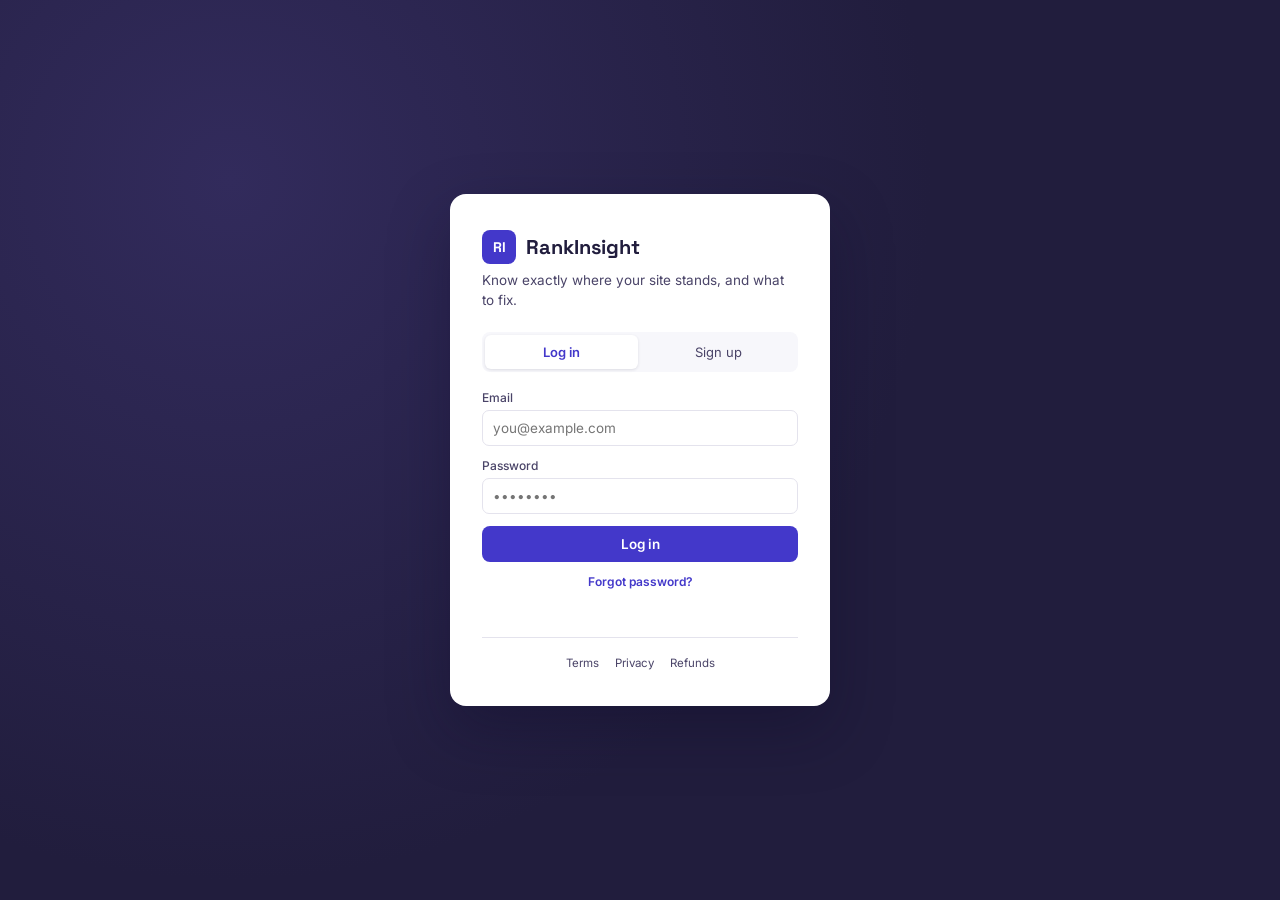
<file: index.html>
<!DOCTYPE html>
<html lang="en">
<head>
<meta charset="UTF-8" />
<meta name="viewport" content="width=device-width, initial-scale=1.0" />
<meta name="strix-verification" content="strix-verify-43f7e7a4c5ab0e869c3079a2b70e5895">
<title>RankInsight — SEO Dashboard</title>
<link rel="icon" type="image/png" href="favicon.png">
<link rel="preconnect" href="https://fonts.googleapis.com">
<link rel="preconnect" href="https://fonts.gstatic.com" crossorigin>
<link href="https://fonts.googleapis.com/css2?family=Space+Grotesk:wght@500;600;700&family=Inter:wght@400;500;600;700&display=swap" rel="stylesheet">
<link rel="stylesheet" href="style.css" />
<script src="https://checkout.razorpay.com/v1/checkout.js"></script>
</head>
<body>

<!-- ===== AUTH VIEW ===== -->
<section id="view-auth" class="auth-screen">
  <div class="auth-card">
    <div class="auth-brand">
      <span class="auth-mark">RI</span>
      <h1>RankInsight</h1>
    </div>
    <p class="auth-sub">Know exactly where your site stands, and what to fix.</p>

    <div class="tabs">
      <button id="tab-login" class="tab active" type="button">Log in</button>
      <button id="tab-signup" class="tab" type="button">Sign up</button>
    </div>

    <form id="form-auth">
      <label>Email
        <input type="email" id="input-email" required placeholder="you@example.com" />
      </label>
      <label>Password
        <input type="password" id="input-password" required placeholder="••••••••" minlength="6" />
      </label>
      <button type="submit" id="btn-auth-submit" class="btn-primary">Log in</button>
    </form>
    <button id="btn-forgot-link" type="button" class="btn-link forgot-link">Forgot password?</button>

    <!-- Shown instead of the form above when "Forgot password?" is clicked -->
    <div id="forgot-password-view" class="hidden">
      <label>Email
        <input type="email" id="input-forgot-email" placeholder="you@example.com" />
      </label>
      <button id="btn-forgot-submit" type="button" class="btn-primary">Send reset link</button>
      <button id="btn-forgot-cancel" type="button" class="btn-link forgot-link">Back to login</button>
    </div>

    <!-- Shown only when the user arrives here from the password-reset email link -->
    <div id="reset-password-view" class="hidden">
      <label>New password
        <input type="password" id="input-new-password" minlength="6" placeholder="At least 6 characters" />
      </label>
      <button id="btn-reset-submit" type="button" class="btn-primary">Set new password</button>
    </div>

    <p id="auth-message" class="message"></p>

    <div class="policy-footer">
      <a href="terms.html" target="_blank">Terms</a>
      <a href="privacy-policy.html" target="_blank">Privacy</a>
      <a href="refund-policy.html" target="_blank">Refunds</a>
    </div>
  </div>
</section>

<!-- ===== MAIN APP ===== -->
<div id="view-app" class="app-shell hidden">

  <!-- ===== SIDEBAR ===== -->
  <aside class="sidebar">
    <div class="sidebar-top">
      <div class="brand">
        <span class="brand-mark">RI</span>
        <span class="brand-name">RankInsight</span>
      </div>
      <div class="sidebar-top-actions">
        <button id="btn-theme-toggle" class="btn-icon" type="button" title="Toggle theme" aria-label="Toggle dark mode">☾</button>
        <button id="btn-logout" class="btn-ghost-sm" type="button">Log out</button>
      </div>
    </div>

    <div id="credits-badge" class="credits-badge"></div>
    <button id="btn-upgrade" class="btn-upgrade" type="button">⚡ Upgrade to Pro — ₹199/mo</button>
    <p id="upgrade-message" class="message"></p>

    <div class="add-site">
      <h2>Analyze a website</h2>
      <label>URL
        <input type="text" id="input-url" placeholder="https://example.com" />
      </label>
      <div class="field-row">
        <label>Language
          <input type="text" id="input-language" placeholder="en" />
        </label>
        <label>Location
          <input type="text" id="input-location" placeholder="in" />
        </label>
      </div>
      <button id="btn-analyze" class="btn-primary" type="button">Analyze website</button>
    </div>

    <div class="site-list-head">
      <h2>Your websites</h2>
      <button id="btn-refresh-websites" class="btn-link" type="button">Refresh</button>
    </div>
    <input type="text" id="input-site-search" class="site-search" placeholder="Search websites…" />
    <ul id="site-list" class="site-list"></ul>
    <p id="site-list-empty" class="site-list-empty hidden">No matches.</p>

    <p id="app-message" class="message"></p>
  </aside>

  <!-- ===== MAIN ===== -->
  <main class="main">

    <div id="empty-state" class="empty-state">
      <span class="empty-mark">↳</span>
      <h2>Pick a website to see its report</h2>
      <p>Or paste a URL on the left and hit Analyze to start tracking a new one.</p>
    </div>

    <div id="loading" class="loading hidden">Working…</div>

    <div id="report-view" class="report-view hidden">

      <header class="report-header">
        <div>
          <h1 id="report-title"></h1>
          <span id="report-niche" class="report-niche"></span>
        </div>
        <button id="btn-rank-check" class="btn-primary" type="button">Check rankings</button>
      </header>

      <div class="stat-row">
        <div class="stat">
          <span id="stat-total" class="stat-num">0</span>
          <span class="stat-label">Total keywords</span>
        </div>
        <div class="stat">
          <span id="stat-ranking" class="stat-num stat-good">0</span>
          <span class="stat-label">Ranking</span>
        </div>
        <div class="stat">
          <span id="stat-not-ranking" class="stat-num stat-muted">0</span>
          <span class="stat-label">Not ranking</span>
        </div>
        <div class="stat">
          <span id="stat-best" class="stat-num">–</span>
          <span class="stat-label">Best position</span>
        </div>
        <div class="stat">
          <span id="stat-avg" class="stat-num">–</span>
          <span class="stat-label">Avg position</span>
        </div>
      </div>

      <!-- Rank history trend -->
      <section class="panel-section" id="history-section">
        <div class="panel-section-head">
          <h2>Ranking trend</h2>
          <span id="history-hint" class="panel-hint"></span>
        </div>
        <div id="history-chart-wrap" class="history-chart-wrap">
          <p id="history-empty" class="panel-empty">Run "Check rankings" at least twice on different days to see a trend here.</p>
          <svg id="history-chart" class="history-chart hidden" viewBox="0 0 640 160" preserveAspectRatio="none"></svg>
        </div>
      </section>

      <!-- Google Search Console -->
      <section class="panel-section" id="gsc-section">
        <div class="panel-section-head">
          <h2>Google Search Console</h2>
          <button id="btn-gsc-connect" class="btn-secondary" type="button">Connect Search Console</button>
        </div>
        <p id="gsc-status" class="panel-hint"></p>
        <div id="gsc-table-wrap" class="table-wrap hidden">
          <table id="gsc-table">
            <thead>
              <tr><th>Query</th><th>Clicks</th><th>Impressions</th><th>CTR</th><th>Avg position</th></tr>
            </thead>
            <tbody id="gsc-tbody"></tbody>
          </table>
        </div>
      </section>

      <div class="table-wrap">
        <table id="keywords-table">
          <thead>
            <tr>
              <th>Keyword</th>
              <th>Type</th>
              <th>Position</th>
              <th></th>
            </tr>
          </thead>
          <tbody id="keywords-tbody"></tbody>
        </table>
      </div>
    </div>
  </main>

  <!-- ===== RECOMMENDATION PANEL ===== -->
  <aside id="recommendation-panel" class="rec-panel hidden">
    <div class="rec-head">
      <span id="recommendation-keyword"></span>
      <button id="btn-close-recommendation" class="btn-ghost-sm" type="button">Close</button>
    </div>
    <div class="rec-body">
      <div class="rec-block">
        <h3>Why it's not ranking well</h3>
        <p id="rec-reason"></p>
      </div>
      <div class="rec-block">
        <h3>What to improve</h3>
        <p id="rec-suggestions"></p>
      </div>
      <div class="rec-block">
        <h3>Competitor gaps</h3>
        <p id="rec-gaps"></p>
      </div>
    </div>
  </aside>

</div>

<script src="config.js"></script>
<script src="app.js"></script>
</body>
</html>
</file>
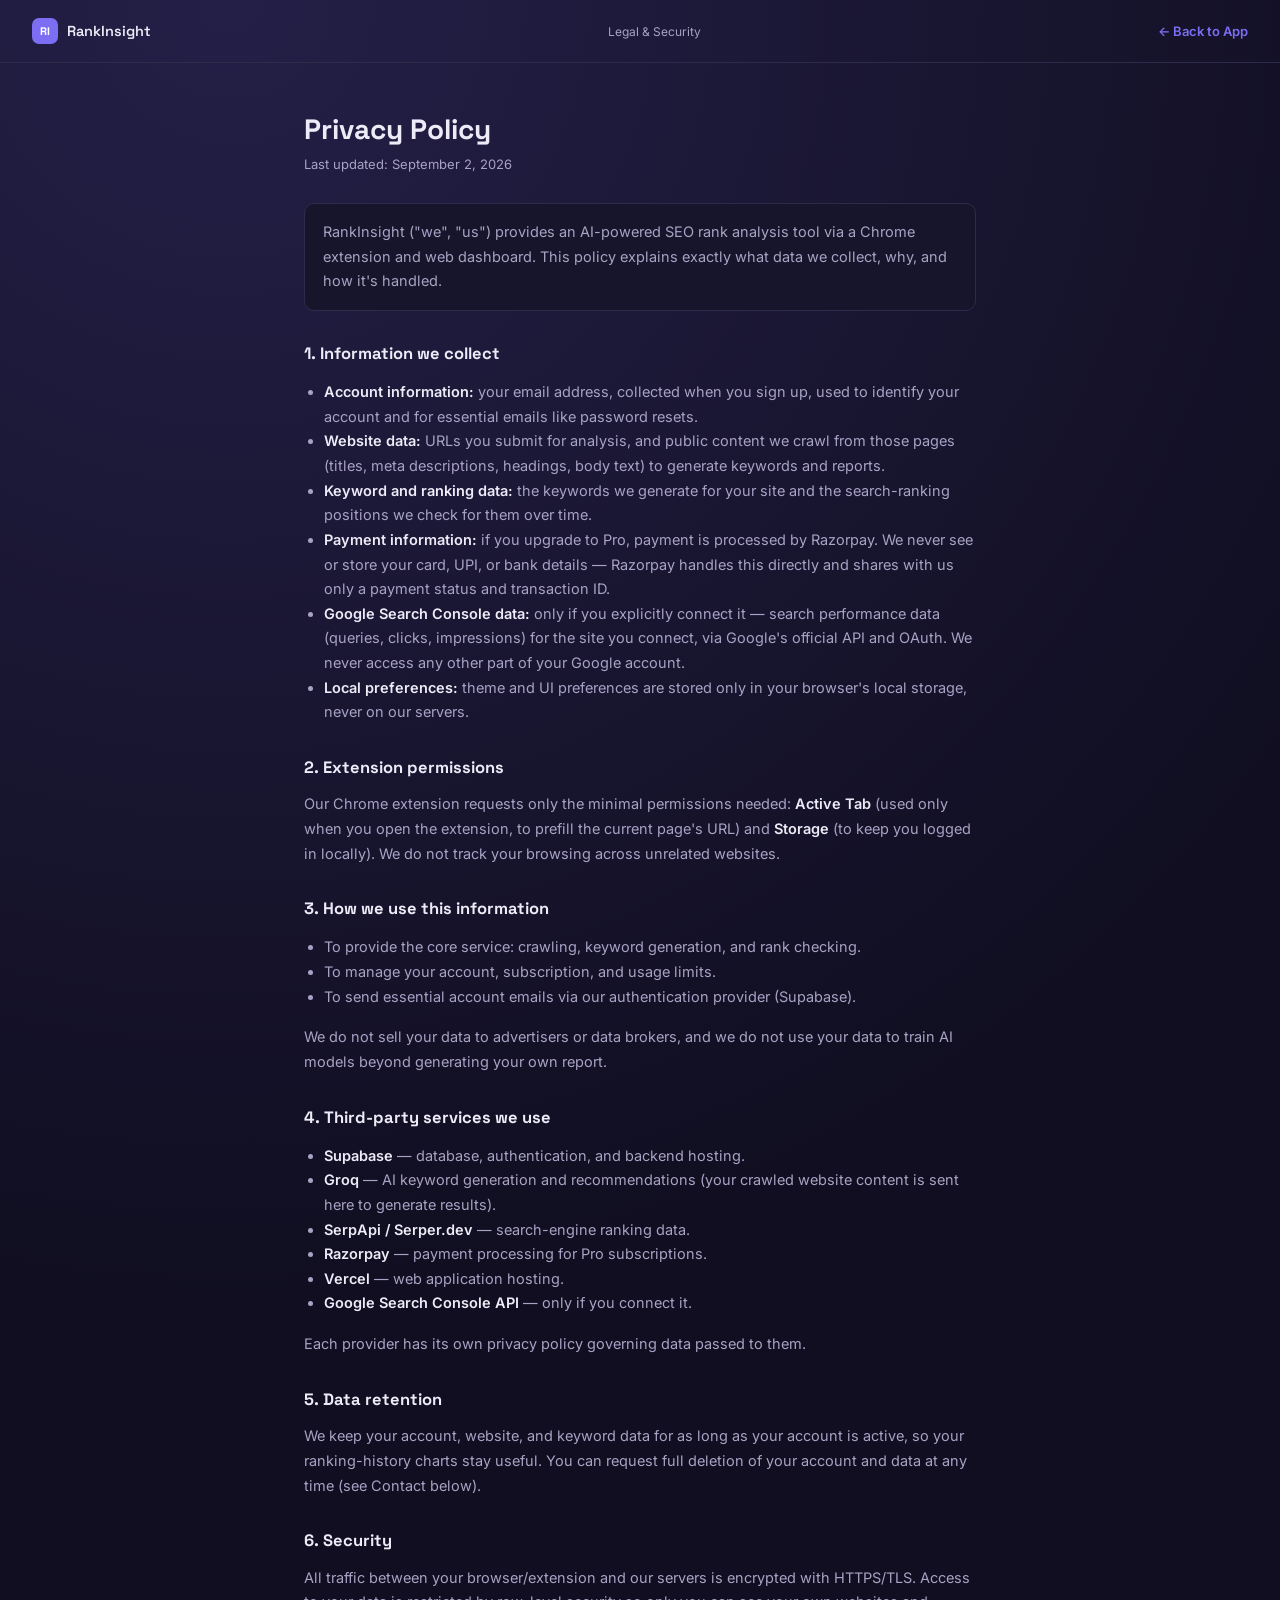
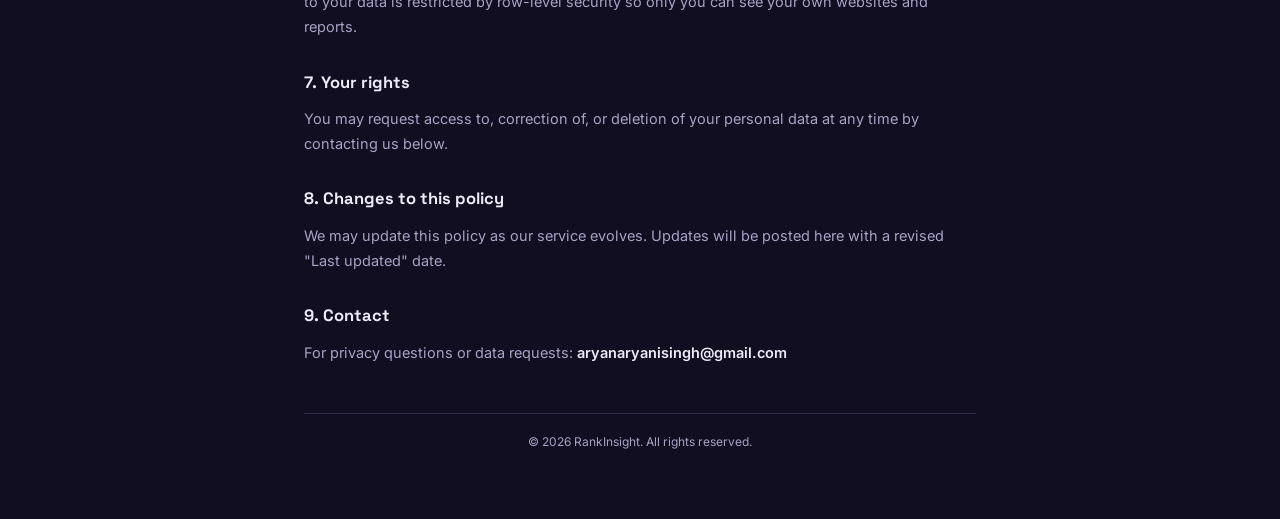
<file: privacy-policy.html>
<!DOCTYPE html>
<html lang="en">
<head>
<meta charset="UTF-8" />
<meta name="viewport" content="width=device-width, initial-scale=1.0" />
<title>Privacy Policy - RankInsight</title>
<link rel="preconnect" href="https://fonts.googleapis.com">
<link rel="preconnect" href="https://fonts.gstatic.com" crossorigin>
<link href="https://fonts.googleapis.com/css2?family=Space+Grotesk:wght@600;700&family=Inter:wght@400;500;600&display=swap" rel="stylesheet">
<link rel="stylesheet" href="policy.css" />
</head>
<body>
  <nav class="policy-nav">
    <a href="index.html" class="nav-brand">
      <span class="nav-brand-mark">RI</span>
      <span class="nav-brand-name">RankInsight</span>
    </a>
    <span class="nav-crumb">Legal &amp; Security</span>
    <a href="index.html" class="back-link">← Back to App</a>
  </nav>

  <div class="policy-wrap">
    <h1>Privacy Policy</h1>
    <p class="updated">Last updated: September 2, 2026</p>

    <p class="intro">RankInsight ("we", "us") provides an AI-powered SEO rank analysis tool via a Chrome extension and web dashboard. This policy explains exactly what data we collect, why, and how it's handled.</p>

    <h2>1. Information we collect</h2>
    <ul>
      <li><strong>Account information:</strong> your email address, collected when you sign up, used to identify your account and for essential emails like password resets.</li>
      <li><strong>Website data:</strong> URLs you submit for analysis, and public content we crawl from those pages (titles, meta descriptions, headings, body text) to generate keywords and reports.</li>
      <li><strong>Keyword and ranking data:</strong> the keywords we generate for your site and the search-ranking positions we check for them over time.</li>
      <li><strong>Payment information:</strong> if you upgrade to Pro, payment is processed by Razorpay. We never see or store your card, UPI, or bank details — Razorpay handles this directly and shares with us only a payment status and transaction ID.</li>
      <li><strong>Google Search Console data:</strong> only if you explicitly connect it — search performance data (queries, clicks, impressions) for the site you connect, via Google's official API and OAuth. We never access any other part of your Google account.</li>
      <li><strong>Local preferences:</strong> theme and UI preferences are stored only in your browser's local storage, never on our servers.</li>
    </ul>

    <h2>2. Extension permissions</h2>
    <p>Our Chrome extension requests only the minimal permissions needed: <strong>Active Tab</strong> (used only when you open the extension, to prefill the current page's URL) and <strong>Storage</strong> (to keep you logged in locally). We do not track your browsing across unrelated websites.</p>

    <h2>3. How we use this information</h2>
    <ul>
      <li>To provide the core service: crawling, keyword generation, and rank checking.</li>
      <li>To manage your account, subscription, and usage limits.</li>
      <li>To send essential account emails via our authentication provider (Supabase).</li>
    </ul>
    <p>We do not sell your data to advertisers or data brokers, and we do not use your data to train AI models beyond generating your own report.</p>

    <h2>4. Third-party services we use</h2>
    <ul>
      <li><strong>Supabase</strong> — database, authentication, and backend hosting.</li>
      <li><strong>Groq</strong> — AI keyword generation and recommendations (your crawled website content is sent here to generate results).</li>
      <li><strong>SerpApi / Serper.dev</strong> — search-engine ranking data.</li>
      <li><strong>Razorpay</strong> — payment processing for Pro subscriptions.</li>
      <li><strong>Vercel</strong> — web application hosting.</li>
      <li><strong>Google Search Console API</strong> — only if you connect it.</li>
    </ul>
    <p>Each provider has its own privacy policy governing data passed to them.</p>

    <h2>5. Data retention</h2>
    <p>We keep your account, website, and keyword data for as long as your account is active, so your ranking-history charts stay useful. You can request full deletion of your account and data at any time (see Contact below).</p>

    <h2>6. Security</h2>
    <p>All traffic between your browser/extension and our servers is encrypted with HTTPS/TLS. Access to your data is restricted by row-level security so only you can see your own websites and reports.</p>

    <h2>7. Your rights</h2>
    <p>You may request access to, correction of, or deletion of your personal data at any time by contacting us below.</p>

    <h2>8. Changes to this policy</h2>
    <p>We may update this policy as our service evolves. Updates will be posted here with a revised "Last updated" date.</p>

    <h2>9. Contact</h2>
    <p>For privacy questions or data requests: <strong>aryanaryanisingh@gmail.com</strong></p>

    <div class="policy-footer">© 2026 RankInsight. All rights reserved.</div>
  </div>
</body>
</html>
</file>
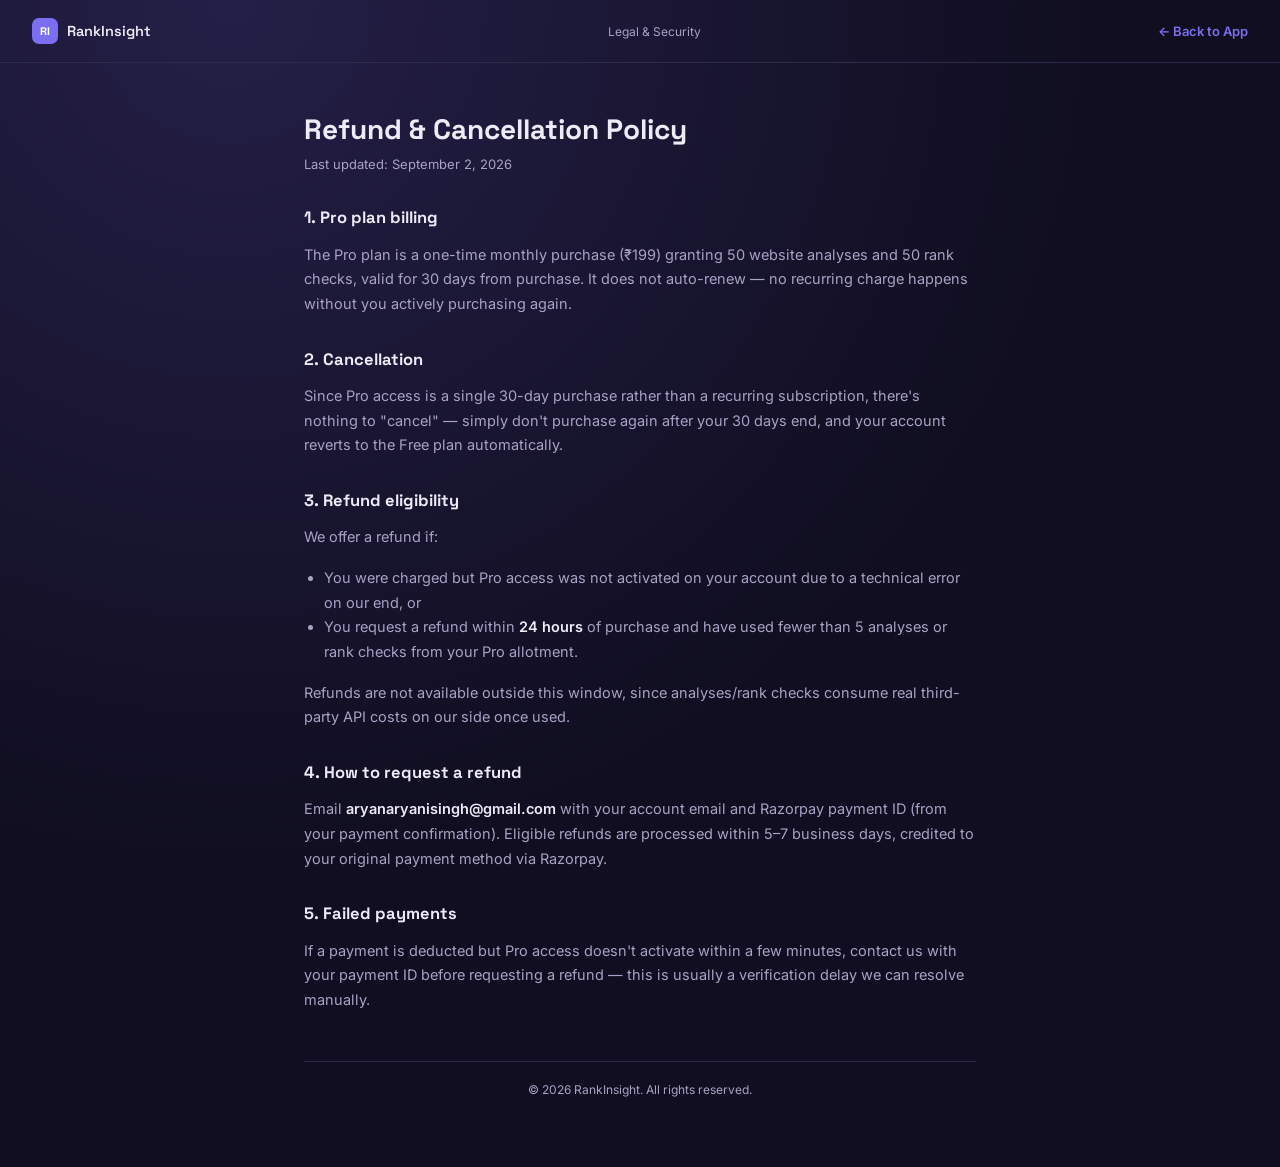
<file: refund-policy.html>
<!DOCTYPE html>
<html lang="en">
<head>
<meta charset="UTF-8" />
<meta name="viewport" content="width=device-width, initial-scale=1.0" />
<title>Refund & Cancellation Policy - RankInsight</title>
<link rel="preconnect" href="https://fonts.googleapis.com">
<link rel="preconnect" href="https://fonts.gstatic.com" crossorigin>
<link href="https://fonts.googleapis.com/css2?family=Space+Grotesk:wght@600;700&family=Inter:wght@400;500;600&display=swap" rel="stylesheet">
<link rel="stylesheet" href="policy.css" />
</head>
<body>
  <nav class="policy-nav">
    <a href="index.html" class="nav-brand">
      <span class="nav-brand-mark">RI</span>
      <span class="nav-brand-name">RankInsight</span>
    </a>
    <span class="nav-crumb">Legal &amp; Security</span>
    <a href="index.html" class="back-link">← Back to App</a>
  </nav>

  <div class="policy-wrap">
    <h1>Refund &amp; Cancellation Policy</h1>
    <p class="updated">Last updated: September 2, 2026</p>

    <h2>1. Pro plan billing</h2>
    <p>The Pro plan is a one-time monthly purchase (₹199) granting 50 website analyses and 50 rank checks, valid for 30 days from purchase. It does not auto-renew — no recurring charge happens without you actively purchasing again.</p>

    <h2>2. Cancellation</h2>
    <p>Since Pro access is a single 30-day purchase rather than a recurring subscription, there's nothing to "cancel" — simply don't purchase again after your 30 days end, and your account reverts to the Free plan automatically.</p>

    <h2>3. Refund eligibility</h2>
    <p>We offer a refund if:</p>
    <ul>
      <li>You were charged but Pro access was not activated on your account due to a technical error on our end, or</li>
      <li>You request a refund within <strong>24 hours</strong> of purchase and have used fewer than 5 analyses or rank checks from your Pro allotment.</li>
    </ul>
    <p>Refunds are not available outside this window, since analyses/rank checks consume real third-party API costs on our side once used.</p>

    <h2>4. How to request a refund</h2>
    <p>Email <strong>aryanaryanisingh@gmail.com</strong> with your account email and Razorpay payment ID (from your payment confirmation). Eligible refunds are processed within 5–7 business days, credited to your original payment method via Razorpay.</p>

    <h2>5. Failed payments</h2>
    <p>If a payment is deducted but Pro access doesn't activate within a few minutes, contact us with your payment ID before requesting a refund — this is usually a verification delay we can resolve manually.</p>

    <div class="policy-footer">© 2026 RankInsight. All rights reserved.</div>
  </div>
</body>
</html>
</file>
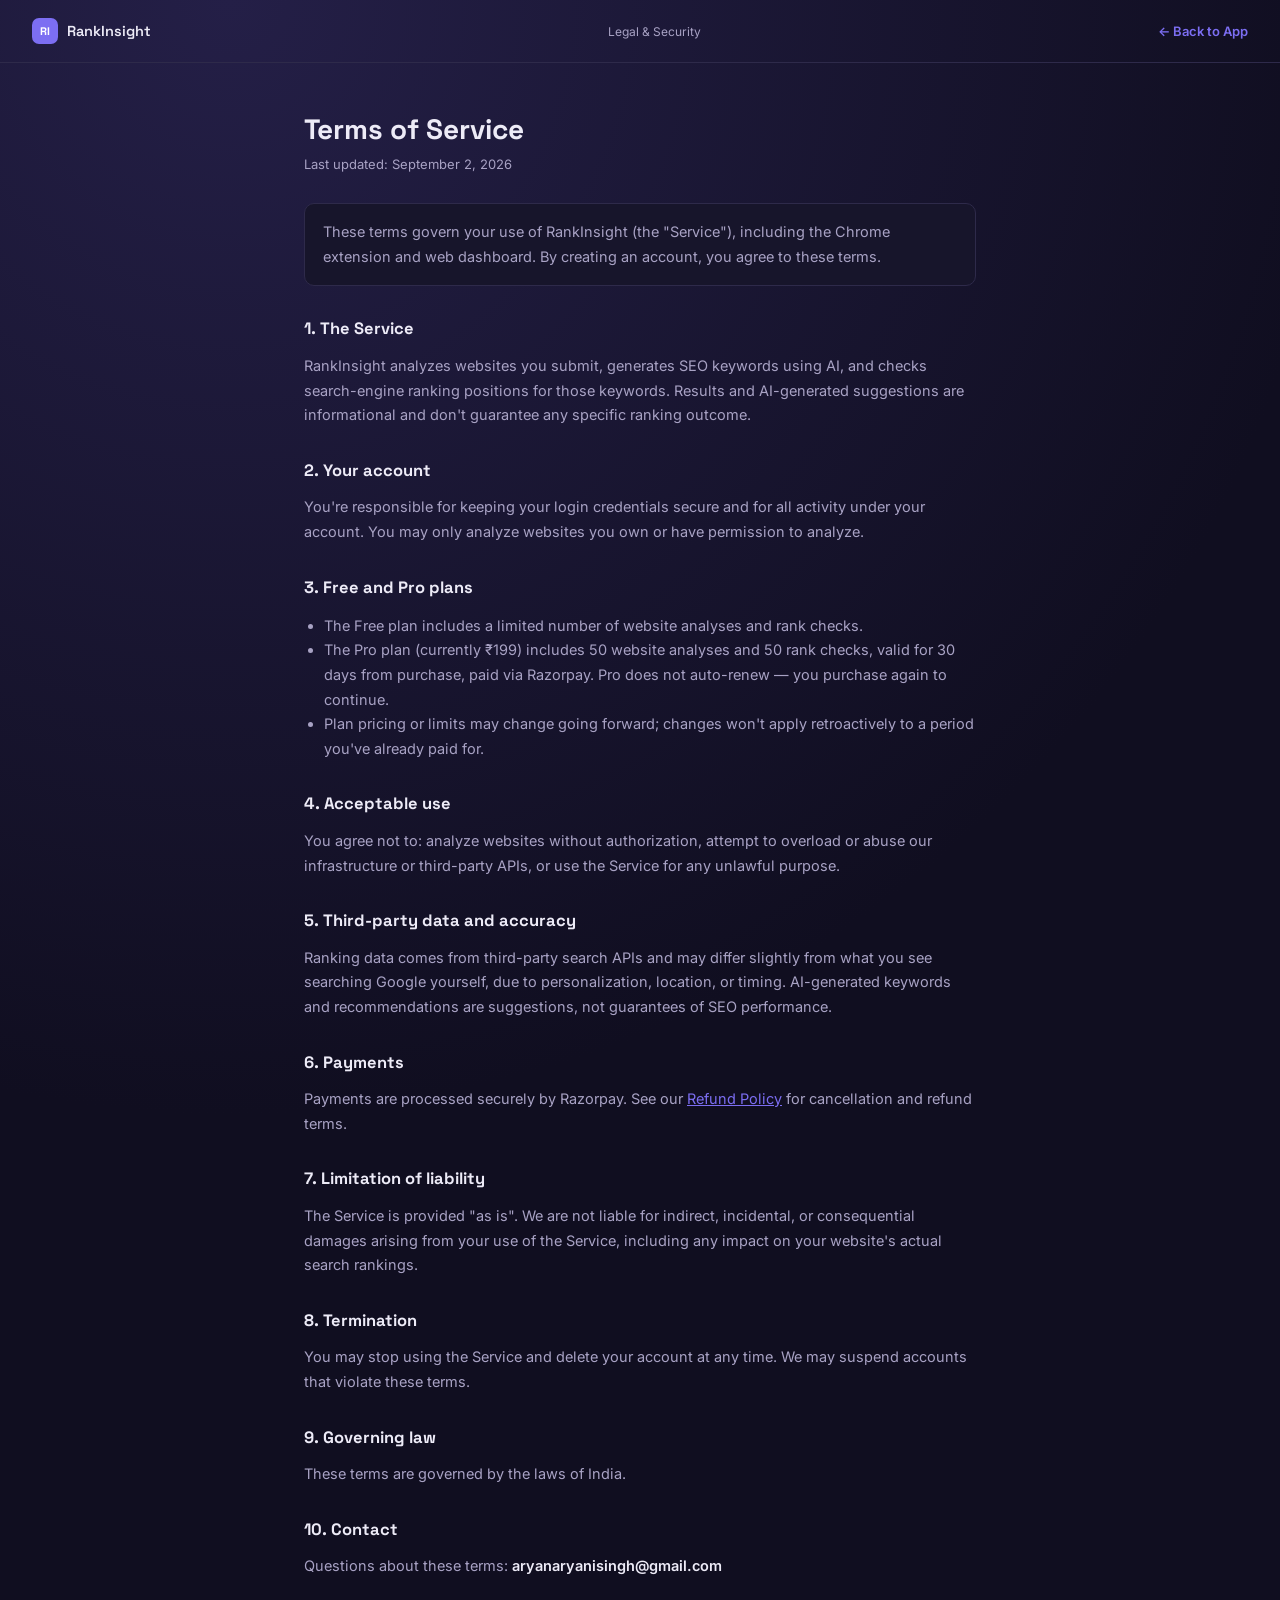
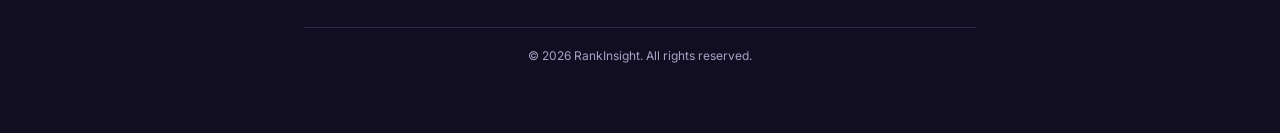
<file: terms.html>
<!DOCTYPE html>
<html lang="en">
<head>
<meta charset="UTF-8" />
<meta name="viewport" content="width=device-width, initial-scale=1.0" />
<title>Terms of Service - RankInsight</title>
<link rel="preconnect" href="https://fonts.googleapis.com">
<link rel="preconnect" href="https://fonts.gstatic.com" crossorigin>
<link href="https://fonts.googleapis.com/css2?family=Space+Grotesk:wght@600;700&family=Inter:wght@400;500;600&display=swap" rel="stylesheet">
<link rel="stylesheet" href="policy.css" />
</head>
<body>
  <nav class="policy-nav">
    <a href="index.html" class="nav-brand">
      <span class="nav-brand-mark">RI</span>
      <span class="nav-brand-name">RankInsight</span>
    </a>
    <span class="nav-crumb">Legal &amp; Security</span>
    <a href="index.html" class="back-link">← Back to App</a>
  </nav>

  <div class="policy-wrap">
    <h1>Terms of Service</h1>
    <p class="updated">Last updated: September 2, 2026</p>

    <p class="intro">These terms govern your use of RankInsight (the "Service"), including the Chrome extension and web dashboard. By creating an account, you agree to these terms.</p>

    <h2>1. The Service</h2>
    <p>RankInsight analyzes websites you submit, generates SEO keywords using AI, and checks search-engine ranking positions for those keywords. Results and AI-generated suggestions are informational and don't guarantee any specific ranking outcome.</p>

    <h2>2. Your account</h2>
    <p>You're responsible for keeping your login credentials secure and for all activity under your account. You may only analyze websites you own or have permission to analyze.</p>

    <h2>3. Free and Pro plans</h2>
    <ul>
      <li>The Free plan includes a limited number of website analyses and rank checks.</li>
      <li>The Pro plan (currently ₹199) includes 50 website analyses and 50 rank checks, valid for 30 days from purchase, paid via Razorpay. Pro does not auto-renew — you purchase again to continue.</li>
      <li>Plan pricing or limits may change going forward; changes won't apply retroactively to a period you've already paid for.</li>
    </ul>

    <h2>4. Acceptable use</h2>
    <p>You agree not to: analyze websites without authorization, attempt to overload or abuse our infrastructure or third-party APIs, or use the Service for any unlawful purpose.</p>

    <h2>5. Third-party data and accuracy</h2>
    <p>Ranking data comes from third-party search APIs and may differ slightly from what you see searching Google yourself, due to personalization, location, or timing. AI-generated keywords and recommendations are suggestions, not guarantees of SEO performance.</p>

    <h2>6. Payments</h2>
    <p>Payments are processed securely by Razorpay. See our <a href="refund-policy.html">Refund Policy</a> for cancellation and refund terms.</p>

    <h2>7. Limitation of liability</h2>
    <p>The Service is provided "as is". We are not liable for indirect, incidental, or consequential damages arising from your use of the Service, including any impact on your website's actual search rankings.</p>

    <h2>8. Termination</h2>
    <p>You may stop using the Service and delete your account at any time. We may suspend accounts that violate these terms.</p>

    <h2>9. Governing law</h2>
    <p>These terms are governed by the laws of India.</p>

    <h2>10. Contact</h2>
    <p>Questions about these terms: <strong>aryanaryanisingh@gmail.com</strong></p>

    <div class="policy-footer">© 2026 RankInsight. All rights reserved.</div>
  </div>
</body>
</html>
</file>
<file: style.css>
:root {
  --ink: #211D3D;
  --ink-soft: #4A4468;
  --paper: #F7F7FB;
  --line: #E4E3ED;
  --white: #FFFFFF;
  --accent: #4338CA;
  --accent-hover: #372DA3;
  --accent-soft: #EEF0FF;
  --good: #16A34A;
  --good-soft: #E9F8EF;
  --muted: #94A3B8;
  --danger: #B00020;
  --sidebar-bg: #211D3D;
  --sidebar-field-bg: rgba(255,255,255,0.06);
  --sidebar-field-border: rgba(255,255,255,0.14);
  --table-head-bg: #FBFBFD;
  --radius: 10px;
  --font-display: 'Space Grotesk', sans-serif;
  --font-body: 'Inter', sans-serif;
}

/* ---- Dark mode: applied to <body> via data-theme="dark" ---- */
body[data-theme="dark"] {
  --ink: #EDEBF7;
  --ink-soft: #A8A2C4;
  --paper: #17152B;
  --line: #2E2A4A;
  --white: #201C3B;
  --accent: #7C6EF2;
  --accent-hover: #695CDB;
  --accent-soft: #2A2650;
  --good: #3ED17E;
  --good-soft: #163524;
  --muted: #6E6890;
  --sidebar-bg: #100E20;
  --sidebar-field-bg: rgba(255,255,255,0.05);
  --sidebar-field-border: rgba(255,255,255,0.1);
  --table-head-bg: #1B1834;
}

* { box-sizing: border-box; }

html, body {
  height: 100%;
  margin: 0;
}

body {
  font-family: var(--font-body);
  color: var(--ink);
  background: var(--paper);
  -webkit-font-smoothing: antialiased;
  transition: background-color 0.15s ease, color 0.15s ease;
}

.hidden { display: none !important; }

button, input {
  font-family: inherit;
}

/* ============ AUTH SCREEN ============ */
.auth-screen {
  min-height: 100vh;
  display: flex;
  align-items: center;
  justify-content: center;
  background: var(--ink);
  background-image: radial-gradient(circle at 18% 20%, #322B5C 0%, var(--ink) 55%);
  padding: 24px;
}

.auth-card {
  width: 100%;
  max-width: 380px;
  background: var(--white);
  border-radius: 16px;
  padding: 36px 32px;
  box-shadow: 0 24px 60px rgba(15, 12, 41, 0.35);
}

.auth-brand {
  display: flex;
  align-items: center;
  gap: 10px;
  margin-bottom: 6px;
}

.auth-mark {
  width: 34px;
  height: 34px;
  border-radius: 8px;
  background: var(--accent);
  color: white;
  display: flex;
  align-items: center;
  justify-content: center;
  font-family: var(--font-display);
  font-weight: 700;
  font-size: 14px;
}

.auth-brand h1 {
  font-family: var(--font-display);
  font-size: 20px;
  font-weight: 700;
  margin: 0;
  color: var(--ink);
}

.auth-sub {
  color: var(--ink-soft);
  font-size: 13.5px;
  margin: 0 0 22px 0;
  line-height: 1.5;
}

/* ============ SHARED: TABS, FORMS, BUTTONS ============ */
.tabs {
  display: flex;
  gap: 4px;
  background: var(--paper);
  border-radius: 8px;
  padding: 3px;
  margin-bottom: 18px;
}

.tab {
  flex: 1;
  border: none;
  background: transparent;
  padding: 9px;
  border-radius: 6px;
  cursor: pointer;
  font-size: 13px;
  color: var(--ink-soft);
}

.tab.active {
  background: var(--white);
  font-weight: 600;
  color: var(--accent);
  box-shadow: 0 1px 3px rgba(33, 29, 61, 0.12);
}

label {
  display: block;
  font-size: 12px;
  color: var(--ink-soft);
  margin-bottom: 12px;
  font-weight: 500;
}

input[type="text"], input[type="email"], input[type="password"] {
  width: 100%;
  padding: 9px 10px;
  margin-top: 5px;
  border: 1px solid var(--line);
  border-radius: 7px;
  font-size: 13.5px;
  color: var(--ink);
  background: var(--white);
}

input:focus {
  outline: none;
  border-color: var(--accent);
  box-shadow: 0 0 0 3px var(--accent-soft);
}

.btn-primary {
  width: 100%;
  padding: 10px;
  background: var(--accent);
  color: white;
  border: none;
  border-radius: 8px;
  font-size: 13.5px;
  font-weight: 600;
  cursor: pointer;
}
.btn-primary:hover { background: var(--accent-hover); }
.btn-primary:disabled { opacity: 0.55; cursor: not-allowed; }

.btn-secondary {
  padding: 8px 14px;
  background: var(--accent-soft);
  color: var(--accent);
  border: none;
  border-radius: 7px;
  font-size: 12.5px;
  font-weight: 600;
  cursor: pointer;
  white-space: nowrap;
}
.btn-secondary:hover { filter: brightness(0.96); }
.btn-secondary:disabled { opacity: 0.55; cursor: not-allowed; }

.btn-link {
  background: none;
  border: none;
  color: var(--accent);
  font-size: 12px;
  font-weight: 600;
  cursor: pointer;
  padding: 0;
}

.btn-ghost-sm {
  background: none;
  border: 1px solid var(--line);
  color: var(--ink-soft);
  font-size: 11.5px;
  padding: 5px 10px;
  border-radius: 6px;
  cursor: pointer;
}
.btn-ghost-sm:hover { border-color: var(--ink-soft); color: var(--ink); }

.btn-icon {
  background: none;
  border: 1px solid var(--sidebar-field-border);
  color: rgba(255,255,255,0.75);
  width: 28px;
  height: 28px;
  border-radius: 6px;
  cursor: pointer;
  font-size: 13px;
  display: flex;
  align-items: center;
  justify-content: center;
}
.btn-icon:hover { border-color: rgba(255,255,255,0.4); color: white; }

.message {
  font-size: 12px;
  color: var(--danger);
  min-height: 16px;
  margin: 10px 0 0 0;
}

.forgot-link {
  display: block;
  text-align: center;
  margin-top: 12px !important;
  width: 100%;
}

.policy-footer {
  display: flex;
  justify-content: center;
  gap: 16px;
  margin-top: 22px;
  padding-top: 18px;
  border-top: 1px solid var(--line);
}
.policy-footer a {
  font-size: 11.5px;
  color: var(--ink-soft);
  text-decoration: none;
}
.policy-footer a:hover { color: var(--accent); text-decoration: underline; }

/* ============ APP SHELL ============ */
.app-shell {
  display: grid;
  grid-template-columns: 300px 1fr;
  min-height: 100vh;
}

/* ============ SIDEBAR ============ */
.sidebar {
  background: var(--sidebar-bg);
  color: white;
  padding: 22px 20px;
  display: flex;
  flex-direction: column;
  overflow-y: auto;
}

.sidebar-top {
  display: flex;
  align-items: center;
  justify-content: space-between;
  margin-bottom: 16px;
}

.sidebar-top-actions {
  display: flex;
  align-items: center;
  gap: 8px;
}

.brand {
  display: flex;
  align-items: center;
  gap: 9px;
}

.brand-mark {
  width: 28px;
  height: 28px;
  border-radius: 7px;
  background: var(--accent);
  display: flex;
  align-items: center;
  justify-content: center;
  font-family: var(--font-display);
  font-weight: 700;
  font-size: 12px;
}

.brand-name {
  font-family: var(--font-display);
  font-weight: 600;
  font-size: 15px;
}

.sidebar .btn-ghost-sm {
  border-color: rgba(255,255,255,0.18);
  color: rgba(255,255,255,0.7);
}
.sidebar .btn-ghost-sm:hover {
  border-color: rgba(255,255,255,0.4);
  color: white;
}

.credits-badge {
  font-size: 11px;
  color: rgba(255,255,255,0.65);
  background: rgba(255,255,255,0.08);
  border-radius: 20px;
  padding: 4px 10px;
  display: inline-block;
  margin-bottom: 10px;
  width: fit-content;
}

.btn-upgrade {
  width: 100%;
  padding: 9px;
  background: linear-gradient(135deg, #F5A623, #F76B1C);
  color: white;
  border: none;
  border-radius: 8px;
  font-size: 12.5px;
  font-weight: 700;
  cursor: pointer;
  margin-bottom: 22px;
}
.btn-upgrade:hover { filter: brightness(1.05); }
.btn-upgrade:disabled { opacity: 0.6; cursor: not-allowed; }

.add-site {
  background: rgba(255,255,255,0.05);
  border: 1px solid rgba(255,255,255,0.1);
  border-radius: var(--radius);
  padding: 16px;
  margin-bottom: 24px;
}

.add-site h2 {
  font-family: var(--font-display);
  font-size: 13px;
  font-weight: 600;
  margin: 0 0 14px 0;
  color: rgba(255,255,255,0.9);
}

.add-site label {
  color: rgba(255,255,255,0.55);
}

.add-site input {
  background: var(--sidebar-field-bg);
  border-color: var(--sidebar-field-border);
  color: white;
}
.add-site input::placeholder { color: rgba(255,255,255,0.35); }
.add-site input:focus {
  border-color: var(--accent);
  box-shadow: 0 0 0 3px rgba(124, 110, 242, 0.3);
}

.field-row {
  display: flex;
  gap: 8px;
}
.field-row label { flex: 1; }

.site-list-head {
  display: flex;
  align-items: center;
  justify-content: space-between;
  margin-bottom: 10px;
}

.site-list-head h2 {
  font-family: var(--font-display);
  font-size: 12px;
  font-weight: 600;
  color: rgba(255,255,255,0.55);
  margin: 0;
}

.site-list-head .btn-link {
  color: rgba(255,255,255,0.55);
  font-size: 11px;
}
.site-list-head .btn-link:hover { color: white; }

.site-search {
  margin-bottom: 10px !important;
  background: var(--sidebar-field-bg);
  border-color: var(--sidebar-field-border);
  color: white;
  font-size: 12.5px !important;
  padding: 7px 10px !important;
}
.site-search::placeholder { color: rgba(255,255,255,0.35); }
.site-search:focus {
  border-color: var(--accent);
  box-shadow: 0 0 0 3px rgba(124, 110, 242, 0.3);
}

.site-list {
  list-style: none;
  margin: 0;
  padding: 0;
  flex: 1;
}

.site-item {
  padding: 10px 11px;
  border-radius: 8px;
  cursor: pointer;
  margin-bottom: 3px;
}
.site-item:hover { background: rgba(255,255,255,0.06); }
.site-item.active { background: var(--accent); }

.site-item-url {
  display: block;
  font-size: 13px;
  font-weight: 500;
  white-space: nowrap;
  overflow: hidden;
  text-overflow: ellipsis;
}

.site-item-niche {
  display: block;
  font-size: 11px;
  color: rgba(255,255,255,0.5);
  margin-top: 2px;
  white-space: nowrap;
  overflow: hidden;
  text-overflow: ellipsis;
}
.site-item.active .site-item-niche { color: rgba(255,255,255,0.75); }

.site-list-empty {
  font-size: 12px;
  color: rgba(255,255,255,0.4);
  padding: 6px 2px;
}

.sidebar .message { color: #FFB4C0; }

/* ============ MAIN ============ */
.main {
  padding: 36px 44px;
  overflow-y: auto;
  position: relative;
}

.empty-state {
  max-width: 380px;
  margin-top: 90px;
}

.empty-mark {
  display: inline-block;
  font-size: 22px;
  color: var(--muted);
  margin-bottom: 10px;
}

.empty-state h2 {
  font-family: var(--font-display);
  font-size: 20px;
  margin: 0 0 8px 0;
}

.empty-state p {
  color: var(--ink-soft);
  font-size: 14px;
  line-height: 1.6;
  margin: 0;
}

.loading {
  color: var(--accent);
  font-size: 14px;
  font-weight: 500;
  margin-top: 90px;
}

/* ============ REPORT VIEW ============ */
.report-header {
  display: flex;
  align-items: flex-start;
  justify-content: space-between;
  margin-bottom: 26px;
  gap: 20px;
}

.report-header h1 {
  font-family: var(--font-display);
  font-size: 24px;
  font-weight: 700;
  margin: 0 0 4px 0;
  word-break: break-word;
}

.report-niche {
  font-size: 13px;
  color: var(--ink-soft);
}

#btn-rank-check {
  width: auto;
  padding: 10px 18px;
  white-space: nowrap;
}

.stat-row {
  display: grid;
  grid-template-columns: repeat(5, 1fr);
  gap: 1px;
  background: var(--line);
  border: 1px solid var(--line);
  border-radius: var(--radius);
  overflow: hidden;
  margin-bottom: 24px;
}

.stat {
  background: var(--white);
  padding: 16px 18px;
}

.stat-num {
  display: block;
  font-family: var(--font-display);
  font-size: 26px;
  font-weight: 700;
  color: var(--ink);
}

.stat-good { color: var(--good); }
.stat-muted { color: var(--muted); }

.stat-label {
  font-size: 11.5px;
  color: var(--ink-soft);
}

/* ============ PANEL SECTIONS (history + GSC) ============ */
.panel-section {
  background: var(--white);
  border: 1px solid var(--line);
  border-radius: var(--radius);
  padding: 18px 20px;
  margin-bottom: 20px;
}

.panel-section-head {
  display: flex;
  align-items: center;
  justify-content: space-between;
  margin-bottom: 12px;
  gap: 12px;
}

.panel-section-head h2 {
  font-family: var(--font-display);
  font-size: 14.5px;
  font-weight: 600;
  margin: 0;
}

.panel-hint {
  font-size: 12px;
  color: var(--ink-soft);
  margin: 0;
}

.panel-empty {
  font-size: 12.5px;
  color: var(--ink-soft);
  margin: 6px 0;
}

/* ---- history chart ---- */
.history-chart-wrap {
  position: relative;
}

.history-chart {
  width: 100%;
  height: 140px;
  display: block;
}

.history-line {
  fill: none;
  stroke: var(--accent);
  stroke-width: 2.5;
  stroke-linecap: round;
  stroke-linejoin: round;
}

.history-area {
  fill: var(--accent);
  opacity: 0.08;
}

.history-dot {
  fill: var(--accent);
}

.history-axis-label {
  font-family: var(--font-body);
  font-size: 9px;
  fill: var(--ink-soft);
}

/* ---- GSC table shares .table-wrap / table styles below ---- */

/* ============ TABLE ============ */
.table-wrap {
  background: var(--white);
  border: 1px solid var(--line);
  border-radius: var(--radius);
  overflow: hidden;
}

table {
  width: 100%;
  border-collapse: collapse;
  font-size: 13.5px;
}

th {
  text-align: left;
  padding: 12px 16px;
  font-size: 11px;
  color: var(--ink-soft);
  font-weight: 600;
  border-bottom: 1px solid var(--line);
  background: var(--table-head-bg);
}

td {
  padding: 12px 16px;
  border-bottom: 1px solid var(--line);
}

tr:last-child td { border-bottom: none; }

.kw-type {
  font-size: 11.5px;
  color: var(--ink-soft);
  text-transform: capitalize;
}

.pos-good {
  color: var(--good);
  font-weight: 700;
}
.pos-bad {
  color: var(--muted);
}

.mini-btn {
  background: var(--accent-soft);
  color: var(--accent);
  border: none;
  border-radius: 6px;
  font-size: 11.5px;
  font-weight: 600;
  padding: 5px 10px;
  cursor: pointer;
}
.mini-btn:hover { filter: brightness(0.96); }

/* ============ RECOMMENDATION PANEL ============ */
.rec-panel {
  position: fixed;
  top: 0;
  right: 0;
  bottom: 0;
  width: 360px;
  background: var(--white);
  border-left: 1px solid var(--line);
  box-shadow: -12px 0 32px rgba(33, 29, 61, 0.08);
  display: flex;
  flex-direction: column;
  z-index: 20;
}

.rec-head {
  display: flex;
  align-items: center;
  justify-content: space-between;
  padding: 18px 20px;
  border-bottom: 1px solid var(--line);
}

#recommendation-keyword {
  font-family: var(--font-display);
  font-weight: 600;
  font-size: 14.5px;
}

.rec-body {
  padding: 20px;
  overflow-y: auto;
}

.rec-block {
  margin-bottom: 20px;
}

.rec-block h3 {
  font-size: 11.5px;
  font-weight: 600;
  color: var(--ink-soft);
  margin: 0 0 6px 0;
}

.rec-block p {
  font-size: 13.5px;
  line-height: 1.6;
  margin: 0;
  color: var(--ink);
}

/* ============ RESPONSIVE ============ */
@media (max-width: 880px) {
  .app-shell {
    grid-template-columns: 1fr;
  }
  .sidebar {
    max-height: 45vh;
  }
  .main {
    padding: 24px;
  }
  .stat-row {
    grid-template-columns: repeat(2, 1fr);
  }
  .rec-panel {
    width: 100%;
  }
  .panel-section-head {
    flex-direction: column;
    align-items: flex-start;
  }
}

/* ============ ACCESSIBILITY ============ */
:focus-visible {
  outline: 2px solid var(--accent);
  outline-offset: 2px;
}

@media (prefers-reduced-motion: reduce) {
  * { transition: none !important; }
}
</file>
<file: policy.css>
:root {
  --ink: #EDEBF7;
  --ink-soft: #A8A2C4;
  --paper: #100E20;
  --card: #17152B;
  --line: #2E2A4A;
  --accent: #7C6EF2;
  --font-display: 'Space Grotesk', sans-serif;
  --font-body: 'Inter', sans-serif;
}

* { box-sizing: border-box; }

body {
  margin: 0;
  font-family: var(--font-body), Arial, sans-serif;
  background: var(--paper);
  background-image: radial-gradient(circle at 18% 0%, #241F47 0%, var(--paper) 55%);
  color: var(--ink);
  -webkit-font-smoothing: antialiased;
  min-height: 100vh;
}

/* ---- header ---- */
.policy-nav {
  display: flex;
  align-items: center;
  justify-content: space-between;
  padding: 18px 32px;
  border-bottom: 1px solid var(--line);
}

.nav-brand {
  display: flex;
  align-items: center;
  gap: 9px;
  text-decoration: none;
  color: var(--ink);
}

.nav-brand-mark {
  width: 26px;
  height: 26px;
  border-radius: 7px;
  background: var(--accent);
  display: flex;
  align-items: center;
  justify-content: center;
  font-family: var(--font-display), sans-serif;
  font-weight: 700;
  font-size: 11px;
  color: white;
}

.nav-brand-name {
  font-family: var(--font-display), sans-serif;
  font-weight: 600;
  font-size: 14.5px;
}

.nav-crumb {
  font-size: 12px;
  color: var(--ink-soft);
}

.back-link {
  color: var(--accent);
  text-decoration: none;
  font-size: 13px;
  font-weight: 600;
}
.back-link:hover { text-decoration: underline; }

/* ---- content ---- */
.policy-wrap {
  max-width: 720px;
  margin: 0 auto;
  padding: 48px 24px 70px;
}

h1 {
  font-family: var(--font-display), sans-serif;
  font-size: 28px;
  margin: 0 0 6px 0;
}

.updated {
  color: var(--ink-soft);
  font-size: 13px;
  margin: 0 0 28px 0;
}

.intro {
  background: var(--card);
  border: 1px solid var(--line);
  border-radius: 10px;
  padding: 16px 18px;
  margin-bottom: 8px;
}

h2 {
  font-family: var(--font-display), sans-serif;
  font-size: 16.5px;
  margin: 32px 0 10px 0;
  color: var(--ink);
}

p, li {
  font-size: 14.5px;
  line-height: 1.7;
  color: var(--ink-soft);
}

ul { padding-left: 20px; }

a { color: var(--accent); }

strong { color: var(--ink); font-weight: 600; }

.policy-footer {
  margin-top: 48px;
  padding-top: 20px;
  border-top: 1px solid var(--line);
  font-size: 12px;
  color: var(--ink-soft);
  text-align: center;
}
</file>
